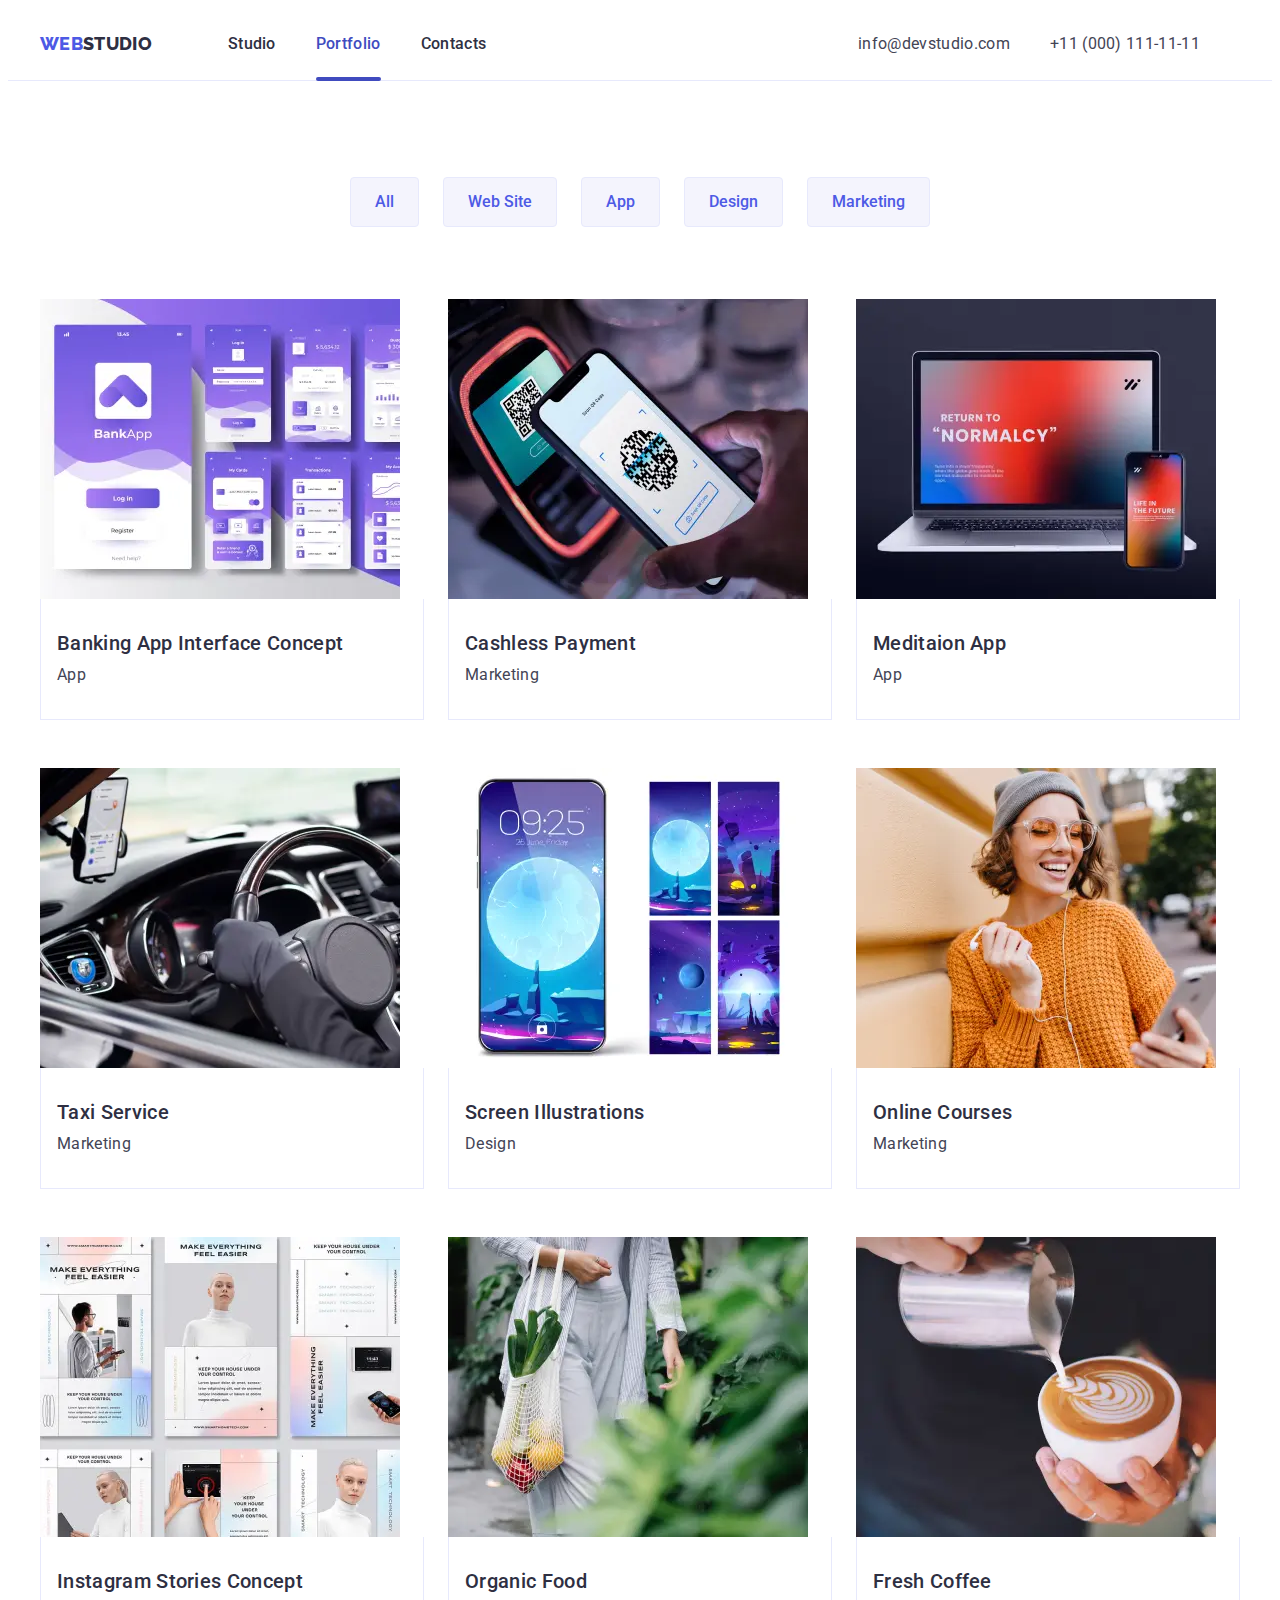
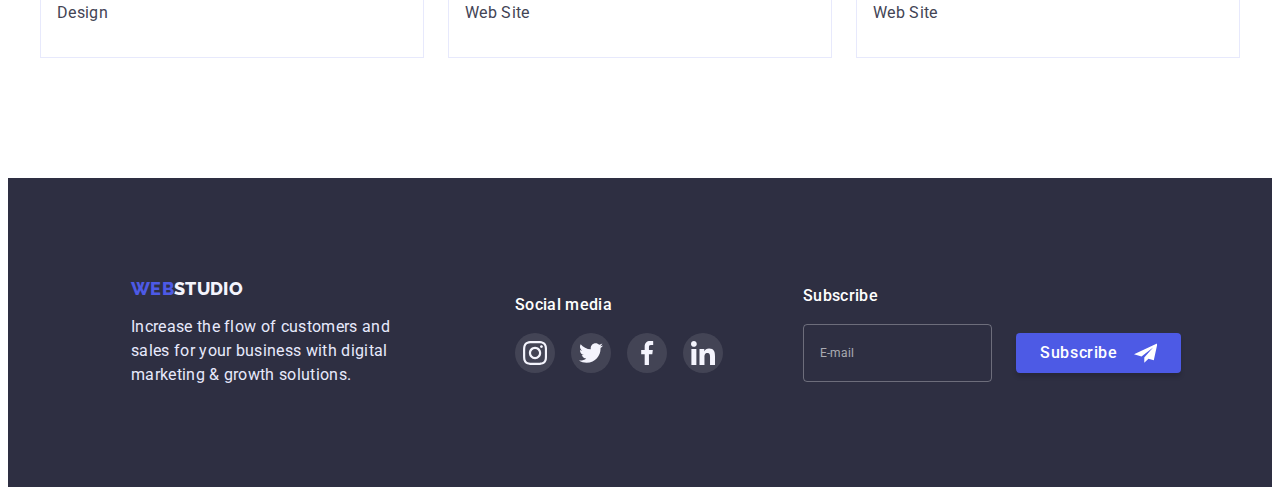
<file: portfolio.html>
<!DOCTYPE html>
<html lang="en">
  <head>
    <meta charset="UTF-8" />
    <meta http-equiv="X-UA-Compatible" content="IE=edge" />
    <meta name="viewport" content="width=device-width, initial-scale=1.0" />
    <title>Portfolio</title>
    <link rel="preconnect" href="https://fonts.googleapis.com" />
    <link rel="preconnect" href="https://fonts.gstatic.com" crossorigin />
    <link
      href="https://fonts.googleapis.com/css2?family=Raleway:wght@800&family=Roboto:wght@400;500;700&display=swap"
      rel="stylesheet"
    />
    <link
      rel="stylesheet"
      href="https://cdnjs.cloudflare.com/ajax/libs/modern-normalize/1.1.0/modern-normalize.min.css"
      integrity="sha512-wpPYUAdjBVSE4KJnH1VR1HeZfpl1ub8YT/NKx4PuQ5NmX2tKuGu6U/JRp5y+Y8XG2tV+wKQpNHVUX03MfMFn9Q=="
      crossorigin="anonymous"
      referrerpolicy="no-referrer"
    />
    <link rel="stylesheet" href="./css/styles.css" />
  </head>
  <body class="body">
    <!-- Header -->
    <header class="header-text">
      <div class="container page-header page-header-container">
        <nav class="page-header">
          <a href="./index.html" class="onelogo-link"
            >Web<span class="twologo-link">Studio</span></a
          >
          <ul class="list-link page-header">
            <li class="menu-item">
              <a href="./index.html" class="site-link">Studio</a>
            </li>
            <li class="menu-item">
              <a href="./portfolio.html" class="site-link current">Portfolio</a>
            </li>
            <li class="menu-item"><a href="" class="site-link">Contacts</a></li>
          </ul>
        </nav>
        <button type="button" class="mobile-open js-open-menu">
          <svg width="32" height="22">
            <use href="./images/sprite.svg#icon-burger"></use>
          </svg>
        </button>
        <address>
          <ul class="list-link page-header address-page">
            <li>
              <a href="mailto:info@devstudio.com" class="address-link"
                >info@devstudio.com</a
              >
            </li>
            <li>
              <a href="tel:+110001111111" class="address-link"
                >+11 (000) 111-11-11</a
              >
            </li>
          </ul>
        </address>
      </div>
      <div class="mobile-menu js-menu-container">
        <div class="container mobile-container">
          <button class="mobile-close js-close-menu">
            <svg width="8" height="8" class="mobile-icon">
              <use href="./images/sprite.svg#btn-close"></use>
            </svg>
          </button>
          <ul class="menu-link">
            <li class="mobile-link">
              <a href="./index.html" class="mobile-site">Studio</a>
            </li>
            <li class="mobile-link">
              <a href="./portfolio.html" class="mobile-site">Portfolio</a>
            </li>
            <li class="mobile-link">
              <a href="" class="mobile-site">Contacts</a>
            </li>
          </ul>
          <div class="site-contact">
            <ul class="mobile-contact">
              <li class="link-contact">
                <a href="tel:+110001111111" class="phone-link"
                  >+11 (000) 111-11-11</a
                >
              </li>
              <li class="link-contact">
                <a href="mailto:info@devstudio.com" class="email-link"
                  >info@devstudio.com</a
                >
              </li>
            </ul>
            <ul class="social-mobile">
              <li class="social-mobile-link">
                <a href="" class="social-mobile-list">
                  <svg width="24" height="24">
                    <use href="./images/sprite.svg#instagram"></use>
                  </svg>
                </a>
              </li>
              <li>
                <a href="" class="social-mobile-list">
                  <svg width="24" height="24">
                    <use href="./images/sprite.svg#twitter"></use>
                  </svg>
                </a>
              </li>
              <li>
                <a href="" class="social-mobile-list">
                  <svg width="24" height="24">
                    <use href="./images/sprite.svg#facebook"></use>
                  </svg>
                </a>
              </li>
              <li>
                <a href="" class="social-mobile-list">
                  <svg width="24" height="24">
                    <use href="./images/sprite.svg#linkedin"></use>
                  </svg>
                </a>
              </li>
            </ul>
          </div>
        </div>
      </div>
    </header>
    <main>
      <section class="section portfolio">
        <!-- Our projects -->
        <div class="container">
          <h1 class="visually-hidden">Our projects</h1>
          <ul class="list-link btn-filters">
            <li>
              <button type="button" class="portfolio-button">All</button>
            </li>
            <li>
              <button type="button" class="portfolio-button">Web Site</button>
            </li>
            <li>
              <button type="button" class="portfolio-button">App</button>
            </li>
            <li>
              <button type="button" class="portfolio-button">Design</button>
            </li>
            <li>
              <button type="button" class="portfolio-button">Marketing</button>
            </li>
          </ul>
          <ul class="list-link projects-page">
            <li class="portfolio-card">
              <a href="" class="link-portfolio">
                <div class="overlay-wrapper">
                  <picture>
                    <source
                      srcset="
                        ./images/portfolio/banking-desktop.webp    1x,
                        ./images/portfolio/banking-desktop@2x.webp 2x
                      "
                      media="(min-width: 1200px)"
                      type="image/webp"
                    />
                    <source
                      srcset="
                        ./images/portfolio/banking-desktop.jpg    1x,
                        ./images/portfolio/banking-desktop@2x.jpg 2x
                      "
                      media="(min-width: 1200px)"
                    />
                    <source
                      srcset="
                        ./images/portfolio/banking-tablet.webp    1x,
                        ./images/portfolio/banking-tablet@2x.webp 2x
                      "
                      media="(min-width: 768px)"
                      type="image/webp"
                    />
                    <source
                      srcset="
                        ./images/portfolio/banking-tablet.jpg    1x,
                        ./images/portfolio/banking-tablet@2x.jpg 2x
                      "
                      media="(min-width: 768px)"
                    />
                    <source
                      srcset="
                        ./images/portfolio/banking-mobile.webp    1x,
                        ./images/portfolio/banking-mobile@2x.webp 2x
                      "
                      media="(max-width: 767px)"
                      type="image/webp"
                    />
                    <source
                      srcset="
                        ./images/portfolio/banking-mobile.jpg    1x,
                        ./images/portfolio/banking-mobile@2x.jpg 2x
                      "
                      media="(max-width: 767px)"
                    />
                    <img
                      src="./images/portfolio/banking.jpg"
                      alt="App"
                      width="360"
                      height="300"
                    />
                  </picture>
                  <p class="overlay-portfolio">
                    14 Stylish and User-Friendly App Design Concepts · Task
                    Manager App · Calorie Tracker App · Exotic Fruit Ecommerce
                    App · Cloud Storage App
                  </p>
                </div>
                <div class="portfolio-wrapper">
                  <h2 class="portfolio-title">Banking App Interface Concept</h2>
                  <p class="portfolio-list">App</p>
                </div>
              </a>
            </li>
            <li class="portfolio-card">
              <a href="" class="link-portfolio">
                <div class="overlay-wrapper">
                  <picture>
                    <source
                      srcset="
                        ./images/portfolio/qr-code-desktop.webp    1x,
                        ./images/portfolio/qr-code-desktop@2x.webp 2x
                      "
                      media="(min-width: 1200px)"
                      type="image/webp"
                    />
                    <source
                      srcset="
                        ./images/portfolio/qr-code-desktop.jpg    1x,
                        ./images/portfolio/qr-code-desktop@2x.jpg 2x
                      "
                      media="(min-width: 1200px)"
                    />
                    <source
                      srcset="
                        ./images/portfolio/qr-code-tablet.webp    1x,
                        ./images/portfolio/qr-code-tablet@2x.webp 2x
                      "
                      media="(min-width: 768px)"
                      type="image/webp"
                    />
                    <source
                      srcset="
                        ./images/portfolio/qr-code-tablet.jpg    1x,
                        ./images/portfolio/qr-code-tablet@2x.jpg 2x
                      "
                      media="(min-width: 768px)"
                    />
                    <source
                      srcset="
                        ./images/portfolio/qr-code-mobile.webp    1x,
                        ./images/portfolio/qr-code-mobile@2x.webp 2x
                      "
                      media="(max-width: 767px)"
                      type="image/webp"
                    />
                    <source
                      srcset="
                        ./images/portfolio/qr-code-mobile.jpg    1x,
                        ./images/portfolio/qr-code-mobile@2x.jpg 2x
                      "
                      media="(max-width: 767px)"
                    />
                    <img
                      src="./images/portfolio/qr-code.jpg"
                      alt="qr"
                      width="360"
                      height="300"
                    />
                  </picture>
                  <p class="overlay-portfolio">
                    14 Stylish and User-Friendly App Design Concepts · Task
                    Manager App · Calorie Tracker App · Exotic Fruit Ecommerce
                    App · Cloud Storage App
                  </p>
                </div>
                <div class="portfolio-wrapper">
                  <h2 class="portfolio-title">Cashless Payment</h2>
                  <p class="portfolio-list">Marketing</p>
                </div>
              </a>
            </li>
            <li class="portfolio-card">
              <a href="" class="link-portfolio">
                <div class="overlay-wrapper">
                  <picture>
                    <source
                      srcset="
                        ./images/portfolio/meditation-desktop.webp    1x,
                        ./images/portfolio/meditation-desktop@2x.webp 2x
                      "
                      media="(min-width: 1200px)"
                      type="image/webp"
                    />
                    <source
                      srcset="
                        ./images/portfolio/meditation-desktop.jpg    1x,
                        ./images/portfolio/meditation-desktop@2x.jpg 2x
                      "
                      media="(min-width: 1200px)"
                    />
                    <source
                      srcset="
                        ./images/portfolio/meditation-tablet.webp    1x,
                        ./images/portfolio/meditation-tablet@2x.webp 2x
                      "
                      media="(min-width: 768px)"
                      type="image/webp"
                    />
                    <source
                      srcset="
                        ./images/portfolio/meditation-tablet.jpg    1x,
                        ./images/portfolio/meditation-tablet@2x.jpg 2x
                      "
                      media="(min-width: 768px)"
                    />
                    <source
                      srcset="
                        ./images/portfolio/meditation-mobile.webp    1x,
                        ./images/portfolio/meditation-mobile@2x.webp 2x
                      "
                      media="(max-width: 767px)"
                      type="image/webp"
                    />
                    <source
                      srcset="
                        ./images/portfolio/meditation-mobile.jpg    1x,
                        ./images/portfolio/meditation-mobile@2x.jpg 2x
                      "
                      media="(max-width: 767px)"
                    />
                    <img
                      src="./images/portfolio/meditation.jpg"
                      alt="meditation app"
                      width="360"
                      height="300"
                    />
                  </picture>
                  <p class="overlay-portfolio">
                    14 Stylish and User-Friendly App Design Concepts · Task
                    Manager App · Calorie Tracker App · Exotic Fruit Ecommerce
                    App · Cloud Storage App
                  </p>
                </div>
                <div class="portfolio-wrapper">
                  <h2 class="portfolio-title">Meditaion App</h2>
                  <p class="portfolio-list">App</p>
                </div>
              </a>
            </li>
            <li class="portfolio-card">
              <a href="" class="link-portfolio">
                <div class="overlay-wrapper">
                  <picture>
                    <source
                      srcset="
                        ./images/portfolio/taxi-desktop.webp    1x,
                        ./images/portfolio/taxi-desktop@2x.webp 2x
                      "
                      media="(min-width: 1200px)"
                      type="image/webp"
                    />
                    <source
                      srcset="
                        ./images/portfolio/taxi-desktop.jpg    1x,
                        ./images/portfolio/taxi-desktop@2x.jpg 2x
                      "
                      media="(min-width: 1200px)"
                    />
                    <source
                      srcset="
                        ./images/portfolio/taxi-tablet.webp    1x,
                        ./images/portfolio/taxi-tablet@2x.webp 2x
                      "
                      media="(min-width: 768px)"
                      type="image/webp"
                    />
                    <source
                      srcset="
                        ./images/portfolio/taxi-tablet.jpg    1x,
                        ./images/portfolio/taxi-tablet@2x.jpg 2x
                      "
                      media="(min-width: 768px)"
                    />
                    <source
                      srcset="
                        ./images/portfolio/taxi-mobile.webp    1x,
                        ./images/portfolio/taxi-mobile@2x.webp 2x
                      "
                      media="(max-width: 767px)"
                      type="image/webp"
                    />
                    <source
                      srcset="
                        ./images/portfolio/taxi-mobile.jpg    1x,
                        ./images/portfolio/taxi-mobile@2x.jpg 2x
                      "
                      media="(max-width: 767px)"
                    />
                    <img
                      src="./images/portfolio/taxi.jpg"
                      alt="car"
                      width="360"
                      height="300"
                    />
                  </picture>
                  <p class="overlay-portfolio">
                    14 Stylish and User-Friendly App Design Concepts · Task
                    Manager App · Calorie Tracker App · Exotic Fruit Ecommerce
                    App · Cloud Storage App
                  </p>
                </div>
                <div class="portfolio-wrapper">
                  <h2 class="portfolio-title">Taxi Service</h2>
                  <p class="portfolio-list">Marketing</p>
                </div>
              </a>
            </li>
            <li class="portfolio-card">
              <a href="" class="link-portfolio">
                <div class="overlay-wrapper">
                  <picture>
                    <source
                      srcset="
                        ./images/portfolio/illustrations-desktop.webp    1x,
                        ./images/portfolio/illustrations-desktop@2x.webp 2x
                      "
                      media="(min-width: 1200px)"
                      type="image/webp"
                    />
                    <source
                      srcset="
                        ./images/portfolio/illustrations-desktop.jpg    1x,
                        ./images/portfolio/illustrations-desktop@2x.jpg 2x
                      "
                      media="(min-width: 1200px)"
                    />
                    <source
                      srcset="
                        ./images/portfolio/illustrations-tablet.webp    1x,
                        ./images/portfolio/illustrations-tablet@2x.webp 2x
                      "
                      media="(min-width: 768px)"
                      type="image/webp"
                    />
                    <source
                      srcset="
                        ./images/portfolio/illustrations-tablet.jpg    1x,
                        ./images/portfolio/illustrations-tablet@2x.jpg 2x
                      "
                      media="(min-width: 768px)"
                    />
                    <source
                      srcset="
                        ./images/portfolio/illustrations-mobile.webp    1x,
                        ./images/portfolio/illustrations-mobile@2x.webp 2x
                      "
                      media="(max-width: 767px)"
                      type="image/webp"
                    />
                    <source
                      srcset="
                        ./images/portfolio/illustrations-mobile.jpg    1x,
                        ./images/portfolio/illustrations-mobile@2x.jpg 2x
                      "
                      media="(max-width: 767px)"
                    />
                    <img
                      src="./images/portfolio/illustrations.jpg"
                      alt="picture"
                      width="360"
                      height="300"
                    />
                  </picture>
                  <p class="overlay-portfolio">
                    14 Stylish and User-Friendly App Design Concepts · Task
                    Manager App · Calorie Tracker App · Exotic Fruit Ecommerce
                    App · Cloud Storage App
                  </p>
                </div>
                <div class="portfolio-wrapper">
                  <h2 class="portfolio-title">Screen Illustrations</h2>
                  <p class="portfolio-list">Design</p>
                </div>
              </a>
            </li>
            <li class="portfolio-card">
              <a href="" class="link-portfolio">
                <div class="overlay-wrapper">
                  <picture>
                    <source
                      srcset="
                        ./images/portfolio/courses-desktop.webp    1x,
                        ./images/portfolio/courses-desktop@2x.webp 2x
                      "
                      media="(min-width: 1200px)"
                      type="image/webp"
                    />
                    <source
                      srcset="
                        ./images/portfolio/courses-desktop.jpg    1x,
                        ./images/portfolio/courses-desktop@2x.jpg 2x
                      "
                      media="(min-width: 1200px)"
                    />
                    <source
                      srcset="
                        ./images/portfolio/courses-tablet.webp    1x,
                        ./images/portfolio/courses-tablet@2x.webp 2x
                      "
                      media="(min-width: 768px)"
                      type="image/webp"
                    />
                    <source
                      srcset="
                        ./images/portfolio/courses-tablet.jpg    1x,
                        ./images/portfolio/courses-tablet@2x.jpg 2x
                      "
                      media="(min-width: 768px)"
                    />
                    <source
                      srcset="
                        ./images/portfolio/courses-mobile.webp    1x,
                        ./images/portfolio/courses-mobile@2x.webp 2x
                      "
                      media="(max-width: 767px)"
                      type="image/webp"
                    />
                    <source
                      srcset="
                        ./images/portfolio/courses-mobile.jpg    1x,
                        ./images/portfolio/courses-mobile@2x.jpg 2x
                      "
                      media="(max-width: 767px)"
                    />
                    <img
                      src="./images/portfolio/courses.jpg"
                      alt="girl"
                      width="360"
                      height="300"
                    />
                  </picture>
                  <p class="overlay-portfolio">
                    14 Stylish and User-Friendly App Design Concepts · Task
                    Manager App · Calorie Tracker App · Exotic Fruit Ecommerce
                    App · Cloud Storage App
                  </p>
                </div>
                <div class="portfolio-wrapper">
                  <h2 class="portfolio-title">Online Courses</h2>
                  <p class="portfolio-list">Marketing</p>
                </div>
              </a>
            </li>
            <li class="portfolio-card">
              <a href="" class="link-portfolio">
                <div class="overlay-wrapper">
                  <picture>
                    <source
                      srcset="
                        ./images/portfolio/stories-desktop.webp    1x,
                        ./images/portfolio/stories-desktop@2x.webp 2x
                      "
                      media="(min-width: 1200px)"
                      type="image/webp"
                    />
                    <source
                      srcset="
                        ./images/portfolio/stories-desktop.jpg    1x,
                        ./images/portfolio/stories-desktop@2x.jpg 2x
                      "
                      media="(min-width: 1200px)"
                    />
                    <source
                      srcset="
                        ./images/portfolio/stories-tablet.webp    1x,
                        ./images/portfolio/stories-tablet@2x.webp 2x
                      "
                      media="(min-width: 768px)"
                      type="image/webp"
                    />
                    <source
                      srcset="
                        ./images/portfolio/stories-tablet.jpg    1x,
                        ./images/portfolio/stories-tablet@2x.jpg 2x
                      "
                      media="(min-width: 768px)"
                    />
                    <source
                      srcset="
                        ./images/portfolio/stories-mobile.webp    1x,
                        ./images/portfolio/stories-mobile@2x.webp 2x
                      "
                      media="(max-width: 767px)"
                      type="image/webp"
                    />
                    <source
                      srcset="
                        ./images/portfolio/stories-mobile.jpg    1x,
                        ./images/portfolio/stories-mobile@2x.jpg 2x
                      "
                      media="(max-width: 767px)"
                    />
                    <img
                      src="./images/portfolio/stories.jpg"
                      alt="smart-technology"
                      width="360"
                      height="300"
                    />
                  </picture>
                  <p class="overlay-portfolio">
                    14 Stylish and User-Friendly App Design Concepts · Task
                    Manager App · Calorie Tracker App · Exotic Fruit Ecommerce
                    App · Cloud Storage App
                  </p>
                </div>
                <div class="portfolio-wrapper">
                  <h2 class="portfolio-title">Instagram Stories Concept</h2>
                  <p class="portfolio-list">Design</p>
                </div>
              </a>
            </li>
            <li class="portfolio-card">
              <a href="" class="link-portfolio">
                <div class="overlay-wrapper">
                  <picture>
                    <source
                      srcset="
                        ./images/portfolio/food-desktop.webp    1x,
                        ./images/portfolio/food-desktop@2x.webp 2x
                      "
                      media="(min-width: 1200px)"
                      type="image/webp"
                    />
                    <source
                      srcset="
                        ./images/portfolio/food-desktop.jpg    1x,
                        ./images/portfolio/food-desktop@2x.jpg 2x
                      "
                      media="(min-width: 1200px)"
                    />
                    <source
                      srcset="
                        ./images/portfolio/food-tablet.webp    1x,
                        ./images/portfolio/food-tablet@2x.webp 2x
                      "
                      media="(min-width: 768px)"
                      type="image/webp"
                    />
                    <source
                      srcset="
                        ./images/portfolio/food-tablet.jpg    1x,
                        ./images/portfolio/food-tablet@2x.jpg 2x
                      "
                      media="(min-width: 768px)"
                    />
                    <source
                      srcset="
                        ./images/portfolio/food-mobile.webp    1x,
                        ./images/portfolio/food-mobile@2x.webp 2x
                      "
                      media="(max-width: 767px)"
                      type="image/webp"
                    />
                    <source
                      srcset="
                        ./images/portfolio/food-mobile.jpg    1x,
                        ./images/portfolio/food-mobile@2x.jpg 2x
                      "
                      media="(max-width: 767px)"
                    />
                    <img
                      src="./images/portfolio/food.jpg"
                      alt="fruit"
                      width="360"
                      height="300"
                    />
                  </picture>
                  <p class="overlay-portfolio">
                    14 Stylish and User-Friendly App Design Concepts · Task
                    Manager App · Calorie Tracker App · Exotic Fruit Ecommerce
                    App · Cloud Storage App
                  </p>
                </div>
                <div class="portfolio-wrapper">
                  <h2 class="portfolio-title">Organic Food</h2>
                  <p class="portfolio-list">Web Site</p>
                </div>
              </a>
            </li>
            <li class="portfolio-card">
              <a href="" class="link-portfolio">
                <div class="overlay-wrapper">
                  <picture>
                    <source
                      srcset="
                        ./images/portfolio/coffee-desktop.webp    1x,
                        ./images/portfolio/coffee-desktop@2x.webp 2x
                      "
                      media="(min-width: 1200px)"
                      type="image/webp"
                    />
                    <source
                      srcset="
                        ./images/portfolio/coffee-desktop.jpg    1x,
                        ./images/portfolio/coffee-desktop@2x.jpg 2x
                      "
                      media="(min-width: 1200px)"
                    />
                    <source
                      srcset="
                        ./images/portfolio/coffee-tablet.webp    1x,
                        ./images/portfolio/coffee-tablet@2x.webp 2x
                      "
                      media="(min-width: 768px)"
                      type="image/webp"
                    />
                    <source
                      srcset="
                        ./images/portfolio/coffee-tablet.jpg    1x,
                        ./images/portfolio/coffee-tablet@2x.jpg 2x
                      "
                      media="(min-width: 768px)"
                    />
                    <source
                      srcset="
                        ./images/portfolio/coffee-mobile.webp    1x,
                        ./images/portfolio/coffee-mobile@2x.webp 2x
                      "
                      media="(max-width: 767px)"
                      type="image/webp"
                    />
                    <source
                      srcset="
                        ./images/portfolio/coffee-mobile.jpg    1x,
                        ./images/portfolio/coffee-mobile@2x.jpg 2x
                      "
                      media="(max-width: 767px)"
                    />
                    <img
                      src="./images/portfolio/coffee.jpg"
                      alt="cup of coffee"
                      width="360"
                      height="300"
                    />
                  </picture>
                  <p class="overlay-portfolio">
                    14 Stylish and User-Friendly App Design Concepts · Task
                    Manager App · Calorie Tracker App · Exotic Fruit Ecommerce
                    App · Cloud Storage App
                  </p>
                </div>
                <div class="portfolio-wrapper">
                  <h2 class="portfolio-title">Fresh Coffee</h2>
                  <p class="portfolio-list">Web Site</p>
                </div>
              </a>
            </li>
          </ul>
        </div>
      </section>
      <!-- /Our projects -->
    </main>
    <!-- Footer -->
    <footer class="footer">
      <div class="container-footer">
        <div class="logo-footer">
          <a href="./index.html" class="footerlogo-link"
            >Web<span class="footer-link">Studio</span></a
          >
          <p class="footer-text">
            Increase the flow of customers and sales for your business with
            digital marketing & growth solutions.
          </p>
        </div>
        <div>
          <h3 class="footer-title">Social media</h3>
          <ul class="social-footer list-link">
            <li class="footer-item">
              <a href="" class="footer-icon">
                <svg width="24" height="24">
                  <use href="./images/sprite.svg#instagram"></use>
                </svg>
              </a>
            </li>
            <li class="footer-item">
              <a href="" class="footer-icon">
                <svg width="24" height="24">
                  <use href="./images/sprite.svg#twitter"></use>
                </svg>
              </a>
            </li>
            <li class="footer-item">
              <a href="" class="footer-icon">
                <svg width="24" height="24">
                  <use href="./images/sprite.svg#facebook"></use>
                </svg>
              </a>
            </li>
            <li class="footer-item">
              <a href="" class="footer-icon">
                <svg width="24" height="24">
                  <use href="./images/sprite.svg#linkedin"></use>
                </svg>
              </a>
            </li>
          </ul>
        </div>
        <form autocomplete="off" class="footer-form">
          <p class="footer-modal-topic">Subscribe</p>
          <div class="footer-modal-form">
            <input
              type="email"
              name="user_email"
              class="footer-modal-input"
              placeholder="E-mail"
              required
            />
            <button type="submit" class="footer-submit">
              Subscribe
              <svg width="24" height="20" class="footer-icon-submit">
                <use href="./images/sprite.svg#icon-subscribe"></use>
              </svg>
            </button>
          </div>
        </form>
      </div>
    </footer>
  </body>
</html>
</file>
<file: css/styles.css>
:root {
  --primary-text-color: #434455;
  --title-text-color: #2e2f42;
  --button-text-color: #4d5ae5;
}
h1,
h2,
h3,
h4,
p {
  margin: 0 auto;
}
ul {
  margin: 0;
  padding: 0;
}
img {
  display: block;
  max-width: 100%;
  height: auto;
}
button {
  cursor: pointer;
}
body {
  font-family: "Roboto", sans-serif;
  color: var(--primary-text-color);
  background-color: #ffffff;
  font-style: normal;
  letter-spacing: 0.02em;
}

/* Header */

.container {
  margin: 0 auto;
  padding-left: 15px;
  padding-right: 15px;
  width: 100%;
  min-width: 320px;
  max-width: 1170px;
}
@media screen and (min-width: 320px) and (max-width: 767px) {
  .container {
    max-width: 428px;
    margin-left: auto;
    margin-right: auto;
  }
  .address {
    display: none;
  }
}
@media screen and (min-width: 767px) {
  .container {
    max-width: 767px;
  }
}
@media screen and (min-width: 1200px) {
  .container {
    max-width: 1200px;
  }
}
/* 0px - 767px */
@media screen and (max-width: 767px) {
  .list-link {
    display: none;
  }
}
.page-header-container {
  display: flex;
  align-items: center;
  justify-content: space-between;
  min-height: 70px;
}
.header-text {
  background-color: #ffffff;
  border-bottom: 1px solid #e7e9fc;
}
.onelogo-link {
  font-family: "Raleway";
  color: var(--button-text-color);
  font-weight: 800;
  font-size: 18px;
  line-height: 1.34;
  text-decoration: none;
  text-transform: uppercase;
  padding: 24px 0;
}
.twologo-link {
  font-family: "Raleway";
  color: var(--title-text-color);
  font-weight: 800;
  font-size: 18px;
  line-height: 1.34;
  margin-right: 76px;
}
.mobile-open {
  background-color: transparent;
  border: none;
  padding: 0;
  line-height: 0;
}
/* Without points */
.list-link {
  list-style: none;
}
.list-link .site-link {
  font-family: "Roboto", sans-serif;
  color: var(--title-text-color);
  font-weight: 500;
  font-size: 16px;
  line-height: 1.5;
  text-decoration: none;
  padding: 24px 0;
  display: block;
}
.site-link {
  transition: color 250ms cubic-bezier(0.4, 0, 0.2, 1);
}
.list-link .site-link:hover,
.list-link .site-link:focus {
  color: var(--button-text-color);
}
.menu-item:not(:last-child) {
  margin-right: 40px;
}
.menu-item {
  position: relative;
}
.menu-item .current {
  color: #404bbf;
}
.list-link .current::after {
  content: "";
  display: block;
  position: absolute;
  width: 100%;
  height: 4px;
  background-color: #404bbf;
  border-radius: 2px;
  bottom: -1px;
  left: 0;
}
.address-link {
  font-family: "Roboto", sans-serif;
  color: var(--primary-text-color);
  font-style: normal;
  text-decoration: none;
  font-weight: 400;
  margin-left: auto;
  margin-right: 40px;
  transition: color 250ms cubic-bezier(0.4, 0, 0.2, 1);
}
.list-link .address-link:hover,
.list-link .address-link:focus {
  color: #404bbf;
}

/* Mobile menu */
@media screen and (max-width: 767px) {
  .mobile-menu {
    position: fixed;
    width: 100%;
    height: 100%;
    z-index: 1000;
    background-color: #ffffff;
    top: 0;
    left: 0;
    opacity: 0;
    visibility: hidden;
    pointer-events: none;
  }
  .mobile-menu.is-open {
    opacity: 1;
    visibility: visible;
    pointer-events: auto;
  }
  .mobile-container {
    position: relative;
    padding-top: 80px;
    display: flex;
    flex-direction: column;
    margin-bottom: auto;
    height: 90%;
  }
  .mobile-close {
    position: absolute;
    top: 40px;
    right: 40px;
    width: 24px;
    height: 24px;
    padding: 0;
    line-height: 0;
    background-color: #e7e9fc;
    border: 1px solid rgba(0, 0, 0, 0.1);
    border-radius: 50%;
  }
  .mobile-close:focus,
  .mobile-close:hover {
    color: #ffffff;
    background-color: #404bbf;
  }
  .mobile-icon {
    width: 8px;
    height: 8px;
    fill: currentColor;
  }
  .mobile-link {
    list-style: none;
    padding-left: 40px;
  }
  .menu-link {
    display: flex;
    flex-direction: column;
    max-width: 151px;
    row-gap: 40px;
  }
  .menu-link .mobile-site:hover,
  .menu-link .mobile-site:focus {
    color: #404bbf;
  }
  .mobile-site {
    font-weight: 700;
    font-size: 36px;
    line-height: 1.11;
    text-transform: capitalize;
    text-decoration: none;
    color: var(--title-text-color);
  }
  .site-contact {
    margin-top: auto;
    padding-left: 40px;
  }
  .mobile-contact {
    list-style: none;
    display: flex;
    flex-direction: column;
    row-gap: 40px;
    max-width: 337px;
  }
  .link-contact:last-child {
    margin-bottom: 0;
  }
  .phone-link {
    font-weight: 600;
    font-size: 34px;
    line-height: 1.11;
    text-decoration: none;
    color: var(--primary-text-color);
  }
  .email-link {
    font-weight: 500;
    font-size: 20px;
    line-height: 1.2;
    text-decoration: none;
    color: var(--primary-text-color);
  }
  .mobile-contact .phone-link:hover,
  .mobile-contact .phone-link:focus {
    color: #4d5ae5;
  }
  .mobile-contact .email-link:hover,
  .mobile-contact .email-link:focus {
    color: #4d5ae5;
  }
  .social-mobile {
    list-style: none;
    display: flex;
    column-gap: 56px;
    margin-top: 48px;
    max-width: 328px;
  }
  .social-mobile:not(:last-child) {
    margin-right: 56px;
  }
  .social-mobile-link {
    list-style: none;
    display: flex;
    justify-content: flex-end;
    align-items: center;
  }
  .social-mobile-list {
    display: flex;
    justify-content: center;
    align-items: center;
    width: 40px;
    height: 40px;
    border-radius: 50%;
    color: #ffffff;
    background-color: #4d5ae5;
    fill: currentColor;
  }
}
@media screen and (min-width: 320px) and (max-width: 479px) {
  .phone-link {
    font-size: 25px;
  }
  .social-mobile {
    column-gap: 32px;
  }
}
/* Tablet */
@media screen and (min-width: 767px) {
  .mobile-menu {
    display: none;
  }
  .mobile-open {
    display: none;
  }
  .address-link {
    font-size: 12px;
    line-height: 1.33;
  }
  .page-header {
    display: flex;
    align-items: center;
    justify-content: space-between;
  }
  .address-page {
    display: flex;
    flex-direction: column;
  }
}
/* Desktop */
@media screen and (min-width: 1200px) {
  .address-page {
    display: flex;
    flex-direction: row;
  }
  .address-link {
    font-size: 16px;
    line-height: 1.5;
  }
}

/* Hero */

.hero {
  margin: 0 auto;
  padding: 112px 0;
  text-align: center;
  background-size: cover;
  background-position: center;
  max-width: 1440px;
  background-color: rgba(46, 47, 66, 0.7);
}
.hero-title {
  color: #ffffff;
  font-weight: 700;
}
.hero-button {
  color: #ffffff;
  font-family: "Roboto", sans-serif;
  font-weight: 500;
  font-size: 16px;
  background-color: var(--button-text-color);
  border: transparent;
  border-radius: 4px;
  padding: 16px 32px;
  max-width: 169px;
  transition-property: background-color;
  transition-duration: 250ms;
  transition-timing-function: cubic-bezier(0.4, 0, 0.2, 1);
}
/* Mobile */
@media screen and (max-width: 767px) {
  .hero {
    padding: 112px 0;
    background-image: linear-gradient(
        rgba(46, 47, 66, 0.7),
        rgba(46, 47, 66, 0.7)
      ),
      url("../images/hero/bg-modile.jpg");
  }
  .hero-title {
    font-size: 36px;
    line-height: 1.11;
    margin-bottom: 72px;
    max-width: 318px;
  }
}
@media screen and (min-device-pixed-ratio: 2) and (max-width: 767px),
  screen and (min-resolution: 192dpi) and (max-width: 767px),
  screen and (min-resolution: 2dppx) and (max-width: 767px) {
  .hero {
    background-image: linear-gradient(
        rgba(46, 47, 66, 0.7),
        rgba(46, 47, 66, 0.7)
      ),
      url("../images/hero/bg-mobile@2x.jpg");
  }
}
/* Tablet */
@media screen and (min-width: 767px) {
  .hero {
    background-image: linear-gradient(
        rgba(46, 47, 66, 0.7),
        rgba(46, 47, 66, 0.7)
      ),
      url("../images/hero/bg-tablet.jpg");
  }
  .hero-title {
    font-size: 56px;
    line-height: 1.07;
    margin-bottom: 40px;
    max-width: 494px;
  }
}
@media screen and (min-device-pixed-ratio: 2) and (min-width: 768px),
  screen and (min-resolution: 192dpi) and (min-width: 768px),
  screen and (min-resolution: 2dppx) and (min-width: 768px) {
  .hero {
    background-image: linear-gradient(
        rgba(46, 47, 66, 0.7),
        rgba(46, 47, 66, 0.7)
      ),
      url("../images/hero/bg-tablet@2x.jpg");
  }
}
/* Desktop */
@media screen and (min-width: 1200px) {
  .hero {
    padding: 188px 0;
    background-image: linear-gradient(
        rgba(46, 47, 66, 0.7),
        rgba(46, 47, 66, 0.7)
      ),
      url("../images/hero/bg-desktop.jpg");
  }
  .hero-title {
    margin-bottom: 48px;
  }
}
@media screen and (min-device-pixed-ratio: 2) and (min-width: 1200px),
  screen and (min-resolution: 192dpi) and (min-width: 1200px),
  screen and (min-resolution: 2dppx) and (min-width: 1200px) {
  .hero {
    background-image: linear-gradient(
        rgba(46, 47, 66, 0.7),
        rgba(46, 47, 66, 0.7)
      ),
      url("../images/hero/bg-desktop@2x.jpg");
  }
}
.hero-button:hover,
.hero-button:focus {
  color: #ffffff;
  background: #404bbf;
  box-shadow: 0px 4px 4px rgba(0, 0, 0, 0.15);
  border-radius: 4px;
}

/* Competencies */

.visually-hidden {
  position: absolute;
  width: 1px;
  height: 1px;
  margin: -1px;
  border: 0;
  padding: 0;
  white-space: nowrap;
  clip-path: inset(100%);
  clip: rect(0 0 0 0);
  overflow: hidden;
}
.competencies-title {
  color: var(--title-text-color);
  font-weight: 700;
  font-size: 36px;
  line-height: 1.11;
  margin-bottom: 8px;
}
.competencies-list {
  font-weight: 500;
  font-size: 16px;
  line-height: 1.5;
}
.page-competencies {
  display: flex;
  flex-wrap: wrap;
}
.item-competencies {
  display: none;
}

/* Mobile */
@media screen and (max-width: 767px) {
  .competencies {
    padding-top: 96px;
  }
  .competencies-title {
    text-align: center;
  }
  .competencies-list {
    padding-bottom: 72px;
  }
}

/* Tablet */
@media screen and (min-width: 768px) and (max-width: 1199px) {
  .competencies {
    padding: 96px 0;
  }
}
@media screen and (min-width: 768px) {
  .page-competencies {
    justify-content: space-between;
    row-gap: 72px;
  }
  .menu {
    width: calc((100% - 48px) / 2);
  }
  .competencies-title {
    text-align: left;
  }
}

/* Desktop */
@media screen and (min-width: 1200px) {
  .competencies {
    padding-top: 120px;
  }
  .page-competencies {
    display: flex;
    align-items: center;
    gap: 24px;
  }
  .menu {
    width: calc((100% - 72px) / 4);
  }
  .item-competencies {
    display: block;
    display: flex;
    justify-content: center;
    align-items: center;
    max-width: 264px;
    height: 112px;
    background-color: #f4f4fd;
    border-radius: 4px;
    margin-bottom: 8px;
  }
  .competencies-title {
    font-weight: 500;
    font-size: 20px;
    line-height: 1.2;
  }
  .competencies-list {
    font-weight: 400;
    font-size: 16px;
    line-height: 1.5;
  }
}

/* Doing */

/* Mobile, Tablet */
@media screen and (max-width: 1199px) {
  .doing {
    display: none;
  }
}
/* Desktop */
@media screen and (min-width: 1200px) {
  .doing {
    padding: 120px 0;
  }
  .do-title {
    color: var(--title-text-color);
    font-weight: 700;
    font-size: 36px;
    line-height: 1.11;
    margin-bottom: 72px;
    text-align: center;
  }
  .page-doing {
    display: flex;
    gap: 24px;
  }
  .doing-card {
    flex-basis: calc((100% - 48px) / 3);
  }
}

/* Our team */

.team-section {
  background: #f4f4fd;
}
.team-title {
  color: var(--title-text-color);
  font-weight: 700;
  font-size: 36px;
  line-height: 1.11;
  margin-bottom: 72px;
  text-align: center;
}
.page-team {
  display: flex;
  flex-wrap: wrap;
  justify-content: center;
}
.team-card {
  box-shadow: 0px 1px 6px rgba(46, 47, 66, 0.08),
    0px 1px 1px rgba(46, 47, 66, 0.16), 0px 2px 1px rgba(46, 47, 66, 0.08);
  border-radius: 0px 0px 4px 4px;
}
.team-wrapper {
  background-color: #ffffff;
  padding: 32px 16px;
  text-align: center;
}
.name-title {
  font-weight: 500;
  font-size: 20px;
  line-height: 1.2;
  margin-bottom: 8px;
}
.team-page {
  font-weight: 400;
  font-size: 16px;
  line-height: 1.5;
  margin-bottom: 8px;
}
.social-list {
  display: flex;
  align-items: center;
  gap: 24px;
}
.social-page {
  display: flex;
  justify-content: center;
  align-items: center;
}
.social-link {
  display: flex;
  justify-content: center;
  align-items: center;
  width: 40px;
  height: 40px;
  border-radius: 50%;
  color: #f4f4fd;
  background-color: var(--button-text-color);
  fill: currentColor;
  transition-property: background-color;
  transition-duration: 250ms;
  transition-timing-function: cubic-bezier(0.4, 0, 0.2, 1);
}

/* Mobile */
@media screen and (max-width: 767px) {
  .team-section {
    padding-top: 96px;
    padding-bottom: 104px;
  }
  .page-team {
    row-gap: 72px;
    column-gap: 84px;
  }
}
/* Tablet */
@media screen and (min-width: 768px) {
  .team-section {
    padding-top: 96px;
    padding-bottom: 104px;
  }
  .page-team {
    gap: 64px 24px;
  }
}
/* Desktop */
@media screen and (min-width: 1200px) {
  .team-section {
    padding: 120px 0;
  }
}
.social-link:hover,
.social-link:focus {
  color: #ffffff;
  background: #404bbf;
  border: 1px solid #404bbf;
}

/* Customers */

.customers-title {
  color: var(--title-text-color);
  font-weight: 700;
  font-size: 36px;
  line-height: 1.11;
  margin-bottom: 72px;
  text-align: center;
}
.customers-link {
  display: flex;
  flex-wrap: wrap;
  justify-content: center;
}
.customers-icon {
  display: flex;
  justify-content: center;
  align-items: center;
  color: #8e8f99;
  fill: currentColor;
  width: 168px;
  height: 88px;
  border: 1px solid #8e8f99;
  border-radius: 4px;
  transition-property: color;
  transition-duration: 250ms;
  transition-timing-function: cubic-bezier(0.4, 0, 0.2, 1);
}

/* Mobile */
@media screen and (max-width: 767px) {
  .customers {
    padding: 96px 0;
  }
  .customers-link {
    column-gap: 16px;
    row-gap: 72px;
  }
}
/* Tablet */
@media screen and (min-width: 768px) {
  .customers {
    padding: 96px 0;
  }
  .customers-link {
    column-gap: 24px;
    row-gap: 72px;
  }
}
/* Desktop */
@media screen and (min-width: 1200px) {
  .customers {
    padding: 120px 0;
  }
}
.customers-icon:hover,
.customers-icon:focus {
  color: #404bbf;
  border: 1px solid #404bbf;
}

/* Footer */

.footer {
  background-color: var(--title-text-color);
  text-decoration: none;
  padding-top: 96px;
  padding-bottom: 96px;
  width: 100%;
  margin: 0 auto;
}
.container-footer {
  display: flex;
  padding-left: 15px;
  padding-right: 15px;
  max-width: 1158px;
}
.footerlogo-link {
  font-family: "Raleway";
  color: var(--button-text-color);
  font-style: normal;
  font-weight: 800;
  font-size: 18px;
  line-height: 1.17;
  text-decoration: none;
  text-transform: uppercase;
}
.footer-link {
  color: #f4f4fd;
  font-weight: 800;
  font-size: 18px;
  line-height: 1.17;
}
.footer-text {
  font-family: "Roboto", sans-serif;
  color: #e7e9fc;
  font-style: normal;
  font-weight: 400;
  font-size: 16px;
  line-height: 1.5;
  letter-spacing: 0.02em;
  margin: 0;
  margin-top: 16px;
  min-width: 264px;
}
.footer-title {
  font-weight: 500;
  font-size: 16px;
  line-height: 1.5;
  color: #ffffff;
  margin-bottom: 16px;
}
.social-footer {
  display: flex;
  justify-content: center;
  gap: 16px;
}
.footer-icon {
  display: flex;
  justify-content: center;
  align-items: center;
  width: 40px;
  height: 40px;
  border-radius: 50%;
  color: #f4f4fd;
  background-color: rgba(255, 255, 255, 0.1);
  fill: currentColor;
  transition-property: background-color;
  transition-duration: 250ms;
  transition-timing-function: cubic-bezier(0.4, 0, 0.2, 1);
}
.footer-icon:hover,
.footer-icon:focus {
  color: #f4f4fd;
  background-color: #31d0aa;
}

/* Modal footer */

.footer-form {
  display: flex;
  flex-direction: column;
  width: 100%;
}
.footer-modal-topic {
  font-weight: 500;
  font-size: 16px;
  line-height: 1.5;
  color: #ffffff;
  margin-bottom: 16px;
}
.footer-modal-form {
  display: flex;
  flex-direction: column;
  align-items: center;
  width: 100%;
}
.footer-modal-input {
  width: 100%;
  height: 40px;
  border: 1px solid rgba(255, 255, 255, 0.3);
  border-radius: 4px;
  padding: 8px 16px;
  background-color: transparent;
  color: #ffffff;
}
.footer-modal-input::placeholder {
  font-family: "Roboto", sans-serif;
  font-size: 12px;
  line-height: 2;
  font-weight: 400;
  color: rgba(255, 255, 255, 0.6);
}
.footer-submit {
  display: flex;
  justify-content: center;
  align-items: center;
  text-align: center;
  gap: 16px;
  max-width: 165px;
  max-height: 40px;
  font-weight: 500;
  font-size: 16px;
  line-height: 1.5;
  letter-spacing: 0.04em;
  color: #ffffff;
  background-color: var(--button-text-color);
  box-shadow: 0px 4px 4px rgba(0, 0, 0, 0.15);
  border-radius: 4px;
  padding: 8px 24px;
  cursor: pointer;
  font-family: "Roboto", sans-serif;
  border: none;
}
.footer-icon-submit {
  fill: #ffffff;
}

/* Mobile */
@media screen and (max-width: 767px) {
  .container-footer {
    flex-direction: column;
    align-items: center;
    row-gap: 72px;
  }
  .logo-footer {
    display: flex;
    flex-direction: column;
    align-items: center;
    width: 100%;
  }
  .footer-title {
    text-align: center;
  }
  /* Modal footer */
  .footer-form {
    align-items: center;
  }
  .footer-modal-form {
    flex-direction: column;
    gap: 16px;
  }
  .footer-modal-input {
    min-width: 264px;
  }
}
@media screen and (min-width: 320px) and (max-width: 767px) {
  .footer-text {
    max-width: 268px;
  }
}
/* Tablet */
@media screen and (min-width: 768px) {
  .container-footer {
    flex-wrap: wrap;
    row-gap: 72px;
  }
  .logo-footer {
    margin-right: 24px;
    margin-left: 108px;
  }
  /* Modal footer */
  .footer-form {
    margin-left: 108px;
  }
  .footer-modal-topic {
    margin-left: 0;
  }
  .footer-modal-form {
    flex-direction: row;
    gap: 24px;
  }
}
@media screen and (min-width: 768px) and (max-width: 1199px) {
  .footer-text {
    max-width: 264px;
  }
  .footer-modal-input {
    width: 264px;
  }
}
/* Desktop */
@media screen and (min-width: 1200px) {
  .footer {
    padding-top: 100px;
    padding-bottom: 100px;
  }
  .container-footer {
    flex-wrap: nowrap;
    align-items: center;
    justify-content: center;
  }
  .logo-footer {
    margin-right: 120px;
  }
  /* Modal footer */
  .footer-form {
    margin-left: 80px;
  }
  .footer-modal-input {
    max-width: 264px;
  }
}
.footer-submit:hover,
.footer-submit:focus {
  background-color: #404bbf;
  box-shadow: 0px 4px 4px rgba(0, 0, 0, 0.15);
  transition: background-color 250ms cubic-bezier(0.4, 0, 0.2, 1),
    border-color 250ms cubic-bezier(0.4, 0, 0.2, 1);
}

/* Portfolio */

.btn-filters {
  display: flex;
}
.portfolio-button {
  color: var(--button-text-color);
  font-family: "Roboto", sans-serif;
  font-weight: 500;
  font-size: 16px;
  line-height: 1.5;
  padding: 12px 24px 12px 24px;
  background-color: #f4f4fd;
  border: 1px solid #e7e9fc;
  border-radius: 4px;
  cursor: pointer;
  transition-property: background-color;
  transition-duration: 250ms;
  transition-timing-function: cubic-bezier(0.4, 0, 0.2, 1);
}
.projects-page {
  display: flex;
  flex-wrap: wrap;
}
.overlay-wrapper {
  position: relative;
  overflow: hidden;
}
.overlay-portfolio {
  position: absolute;
  font-size: 16px;
  line-height: 1.5;
  left: 0;
  top: 0;
  width: 100%;
  height: 100%;
  overflow: auto;
  transform: translate(0, 100%);
  transition: transform 250ms cubic-bezier(0.4, 0, 0.2, 1);
  opacity: 0;
  color: #f4f4fd;
  padding: 40px 32px 164px 32px;
  background-color: var(--button-text-color);
}
.link-portfolio {
  text-decoration: none;
  display: block;
}
.portfolio-wrapper {
  padding: 32px 16px 32px;
  border-left: 1px solid #e7e9fc;
  border-right: 1px solid #e7e9fc;
  border-bottom: 1px solid #e7e9fc;
}
.portfolio-title {
  font-weight: 500;
  font-size: 20px;
  line-height: 1.2;
  margin-bottom: 8px;
  color: var(--title-text-color);
}
.portfolio-list {
  font-weight: 400;
  font-size: 16px;
  line-height: 1.5;
  color: var(--primary-text-color);
}
/* Mobile */
@media screen and (max-width: 767px) {
  .portfolio {
    padding-top: 48px;
    padding-bottom: 48px;
  }
  .btn-filters {
    flex-wrap: wrap;
    row-gap: 16px;
    column-gap: 24px;
  }
  .projects-page {
    row-gap: 48px;
    padding-top: 48px;
  }
}
/* Tablet */
@media screen and (min-width: 768px) {
  .portfolio {
    padding-top: 64px;
    padding-bottom: 96px;
  }
  .btn-filters {
    justify-content: center;
    gap: 24px;
    margin-bottom: 72px;
  }
  .projects-page {
    column-gap: 24px;
    row-gap: 72px;
  }
  .portfolio-card {
    width: calc((100% - 24px) / 2);
  }
}
/* Desktop */
@media screen and (min-width: 1200px) {
  .portfolio {
    padding-top: 96px;
    padding-bottom: 120px;
  }
  .projects-page {
    row-gap: 48px;
  }
  .portfolio-card {
    width: calc((100% - 48px) / 3);
  }
}
.portfolio-button:hover,
.portfolio-button:focus {
  color: #ffffff;
  background: #404bbf;
  box-shadow: 0px 3px 1px rgba(0, 0, 0, 0.1), 0px 2px 1px rgba(0, 0, 0, 0.08),
    0px 2px 2px rgba(0, 0, 0, 0.12);
  border-radius: 4px;
  border-color: #404bbf;
}
.portfolio-card {
  transition: 250ms cubic-bezier(0.4, 0, 0.2, 1);
}
.portfolio-card:hover,
.portfolio-card:focus {
  box-shadow: 0px 1px 6px rgba(46, 47, 66, 0.08),
    0px 1px 1px rgba(46, 47, 66, 0.16), 0px 2px 1px rgba(46, 47, 66, 0.08);
}
.portfolio-card:hover .overlay-portfolio {
  transform: translate(0, 0);
  opacity: 1;
}
.link-portfolio:focus .overlay-portfolio {
  transform: translate(0, 0);
  opacity: 1;
}

/* Modal window */

.backdrop {
  width: 100%;
  height: 100%;
  background-color: rgba(46, 47, 66, 0.4);
  position: fixed;
  top: 0;
  left: 0;
  z-index: 1;
  display: flex;
  justify-content: center;
  align-items: center;
  transition: opacity 250ms cubic-bezier(0.4, 0, 0.2, 1),
    visibility 250ms cubic-bezier(0.4, 0, 0.2, 1);
}
.modal {
  top: 50%;
  left: 50%;
  transform: translate(-50%, -50%) scale(1);
  background-color: #fcfcfc;
  box-shadow: 0px 1px 1px rgba(0, 0, 0, 0.14), 0px 1px 3px rgba(0, 0, 0, 0.12),
    0px 2px 1px rgba(0, 0, 0, 0.2);
  border-radius: 4px;
  position: absolute;
  transition: transform 250ms cubic-bezier(0.4, 0, 0.2, 1),
    scale 250ms cubic-bezier(0.4, 0, 0.2, 1);
}
.modal-btn-close {
  display: flex;
  justify-content: center;
  align-items: center;
  width: 24px;
  height: 24px;
  border-radius: 50%;
  color: #000000;
  background-color: #e7e9fc;
  border: 1px solid rgba(0, 0, 0, 0.1);
  margin-left: auto;
}
.is-hidden {
  opacity: 0;
  visibility: hidden;
  pointer-events: none;
}
.backdrop.is-hidden .modal {
  transform: translate(-50%, -50%) scale(0);
}
.modal-icon-btn {
  fill: currentColor;
}
.modal-btn-close:hover,
.modal-btn-close:focus {
  color: #ffffff;
  background-color: #404bbf;
}
/* Mobile */
@media screen and (min-width: 320px) and (max-width: 767px) {
  .modal {
    width: calc((100% - 2 * 15px));
    overflow-y: auto;
    max-height: 576px;
    height: 90%;
    padding: 16px 16px;
  }
}
@media screen and (min-width: 480px) and (max-width: 767px) {
  .modal {
    max-width: 392px;
    height: 586px;
    padding: 16px 16px;
  }
}
/* Tablet */
@media screen and (min-width: 768px) {
  .modal {
    max-width: 408px;
    padding: 16px 24px;
  }
}
/* Desktop */
@media screen and (min-width: 1200px) {
  .modal {
    max-width: 408px;
    height: 584px;
    padding: 24px 24px;
  }
}

/* Modal Form */

.modal-form {
  display: flex;
  flex-direction: column;
}
.modal-topic {
  text-align: center;
  font-weight: 500;
  font-size: 16px;
  line-height: 1.5;
  letter-spacing: 0.02em;
  margin-bottom: 16px;
  padding-top: 24px;
  color: var(--title-text-color);
}
.modal-form-field {
  margin-bottom: 8px;
  font-size: 18px;
}
.modal-form-input-desc {
  display: block;
  font-size: 12px;
  line-height: 1.33;
  font-weight: 400;
  margin-bottom: 4px;
  color: #8e8f99;
}
.modal-input-wrapper {
  display: block;
  position: relative;
}
.modal-form-input {
  width: 100%;
  font-weight: 400;
  height: 40px;
  letter-spacing: 0.04em;
  border: 1px solid rgba(33, 33, 33, 0.2);
  border-radius: 4px;
  padding-left: 38px;
  transition: border-color 250ms cubic-bezier(0.4, 0, 0.2, 1);
}
.modal-form-input:focus {
  outline: none;
  border-color: #4d5ae5;
}
.modal-icon-input {
  position: absolute;
  top: 50%;
  left: 16px;
  transform: translateY(-50%);
  display: block;
  color: var(--title-text-color);
  transition: color 250ms cubic-bezier(0.4, 0, 0.2, 1);
}
.modal-form-input:focus + .modal-icon-input {
  fill: #4d5ae5;
  border-color: #4d5ae5;
}
.modal-form-message {
  resize: none;
  width: 100%;
  height: 120px;
  font-size: 12px;
  padding: 8px 16px;
  border: 1px solid rgba(33, 33, 33, 0.2);
  border-radius: 4px;
  transition: border-color 250ms cubic-bezier(0.4, 0, 0.2, 1);
}
.modal-form-message::placeholder {
  color: rgba(117, 117, 117, 0.5);
}
.modal-form-message:focus {
  outline: none;
  border-color: #4d5ae5;
}
.modal-form-check-desc {
  display: flex;
  align-items: center;
  font-size: 12px;
  line-height: 1.16;
  color: #757575;
  margin-bottom: 24px;
}
.link-policy {
  color: #4d5ae5;
}
.modal-form-check-desc::before {
  display: block;
  width: 16px;
  height: 16px;
  border: 1.25px solid #2e2f42;
  border-radius: 2px;
  content: "";
  cursor: pointer;
  margin-right: 8px;
  transition: background-color 250ms cubic-bezier(0.4, 0, 0.2, 1),
    border-color 250ms cubic-bezier(0.4, 0, 0.2, 1);
}
.modal-form-check:checked + .modal-form-check-desc::before {
  background-image: url(../images/vector.svg);
  background-color: #404bbf;
  border-color: #404bbf;
  background-repeat: no-repeat;
  background-position: 50% 50%;
}
.modal-form-check:focus + .modal-form-check-desc::before {
  outline: none;
  border-radius: 2px;
}
.modal-form-submit {
  display: flex;
  align-self: center;
  justify-content: center;
  color: #ffffff;
  font-family: "Roboto", sans-serif;
  font-weight: 500;
  font-size: 16px;
  line-height: 1.5;
  letter-spacing: 0.04em;
  background-color: var(--button-text-color);
  border: transparent;
  box-shadow: 0px 4px 4px rgba(0, 0, 0, 0.15);
  border-radius: 4px;
  width: 169px;
  height: 56px;
  padding: 16px 32px;
  transition-property: background-color;
  transition-duration: 250ms;
  transition-timing-function: cubic-bezier(0.4, 0, 0.2, 1);
}
.modal-form-submit:focus {
  background: #4d5ae5;
  box-shadow: 0px 1px 6px rgba(46, 47, 66, 0.08),
    0px 1px 1px rgba(46, 47, 66, 0.16), 0px 2px 1px rgba(46, 47, 66, 0.08);
  border-radius: 4px;
}
@media screen and (min-width: 320px) and (max-width: 350px) {
  .modal-form-check-desc {
    font-size: 8px;
  }
}
@media screen and (min-width: 350px) and (max-width: 391px) {
  .modal-form-check-desc {
    font-size: 10px;
  }
}
</file>
